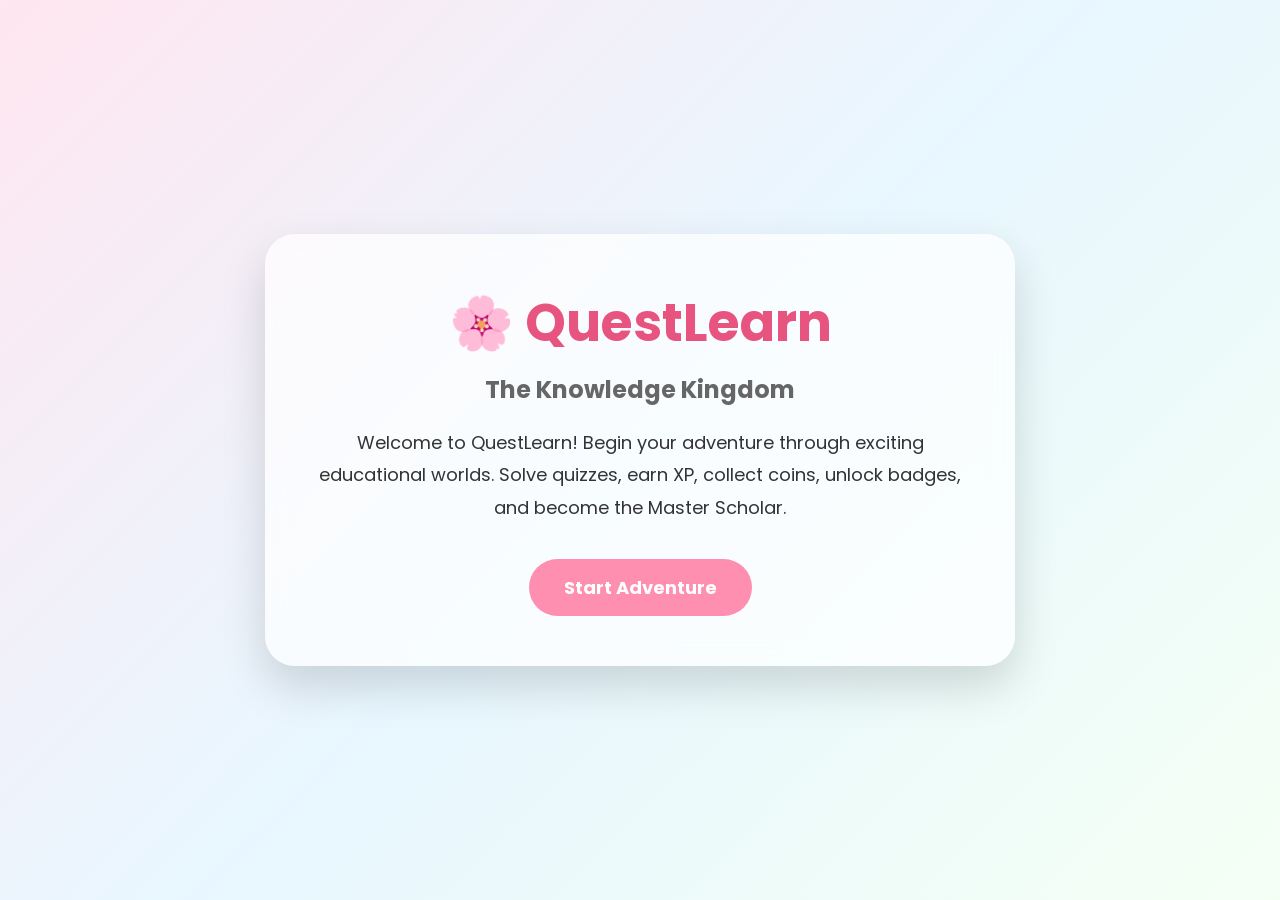
<file: index.html>
<!DOCTYPE html>
<html lang="en">

<head>

    <meta charset="UTF-8">
    <meta name="viewport" content="width=device-width, initial-scale=1.0">

    <title>QuestLearn</title>

    <link rel="stylesheet" href="css/style.css">

    <link href="https://fonts.googleapis.com/css2?family=Poppins:wght@300;400;600;700&display=swap" rel="stylesheet">

</head>

<body>

    <div class="home-container">

        <div class="home-card">

            <h1>🌸 QuestLearn</h1>

            <h2>The Knowledge Kingdom</h2>

            <p>
                Welcome to QuestLearn! Begin your adventure through exciting
                educational worlds. Solve quizzes, earn XP, collect coins,
                unlock badges, and become the Master Scholar.
            </p>

            <button id="startBtn">Start Adventure</button>

        </div>

    </div>

    <script src="js/home.js"></script>

</body>

</html>
</file>
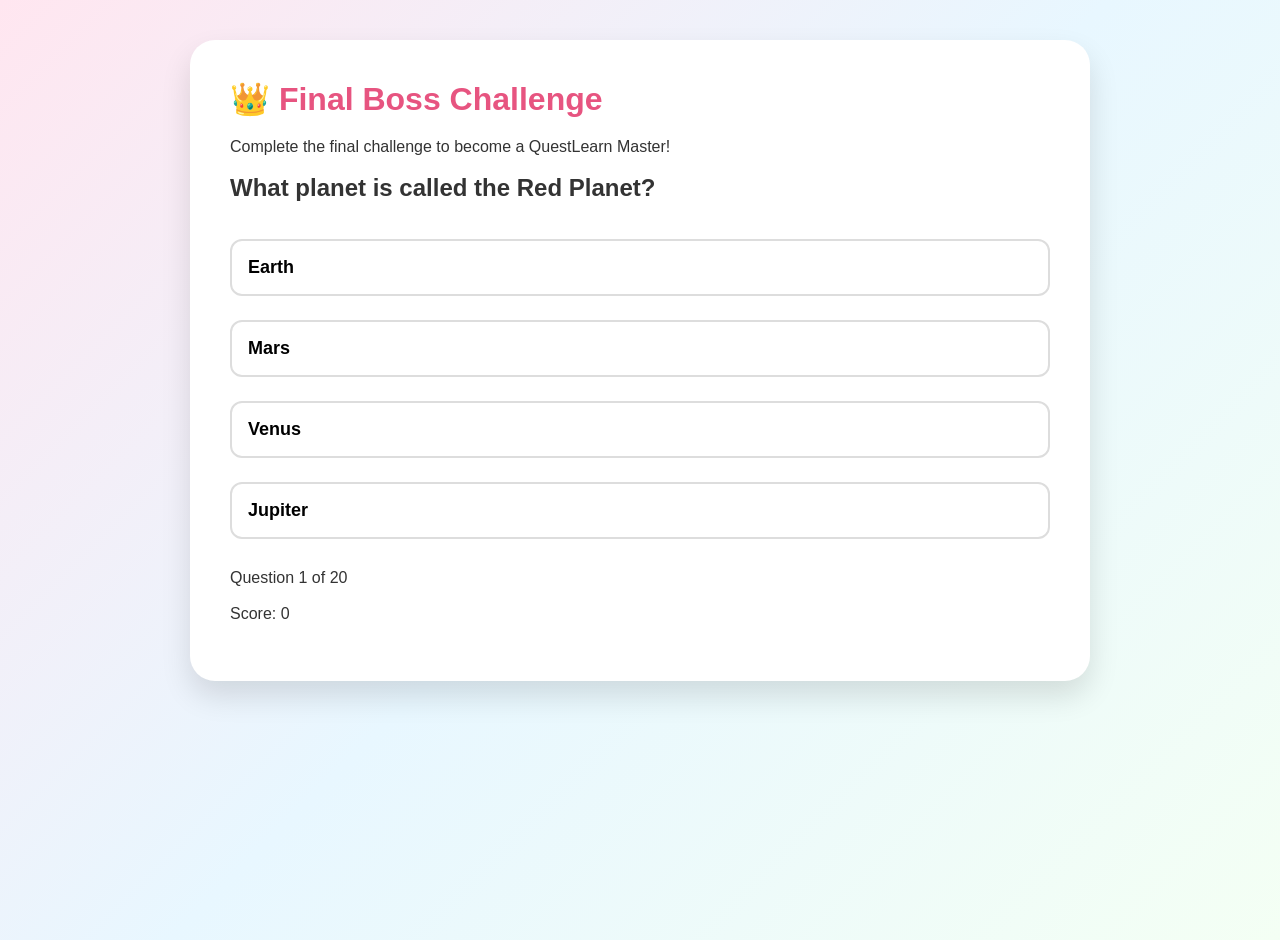
<file: pages/boss.html>
<!DOCTYPE html>
<html lang="en">

<head>

    <meta charset="UTF-8">

    <meta name="viewport" content="width=device-width, initial-scale=1.0">

    <title>Final Boss</title>

    <link rel="stylesheet" href="../css/style.css">

</head>

<body>

<div class="quiz-box">

    <h1>👑 Final Boss Challenge</h1>

    <p>Complete the final challenge to become a QuestLearn Master!</p>

    <br>

    <div id="quiz">

        <h2 class="question" id="question">
            Loading Question...
        </h2>

        <div id="answers">

            <button class="option"></button>

            <button class="option"></button>

            <button class="option"></button>

            <button class="option"></button>

        </div>

        <br>

        <p>
            Question
            <span id="currentQuestion">1</span>
            of
            <span id="totalQuestions">20</span>
        </p>

        <br>

        <p>
            Score:
            <span id="score">0</span>
        </p>

        <br>

        <button id="nextBtn">
            Next Question →
        </button>

    </div>

</div>

<script src="../js/boss.js"></script>

</body>
</html>
</file>
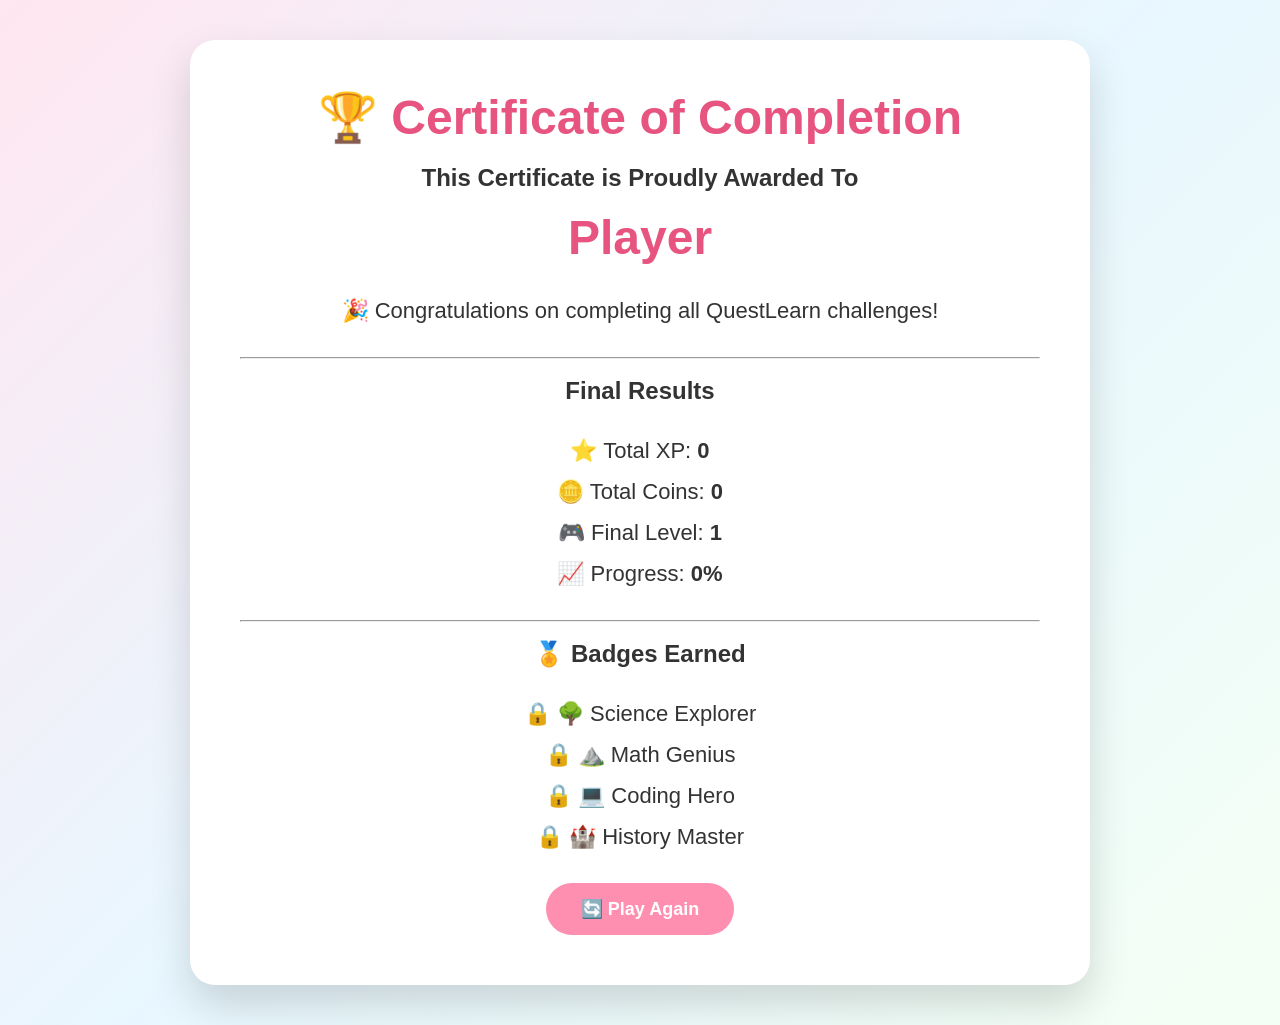
<file: pages/certificate.html>
<!DOCTYPE html>
<html lang="en">

<head>

    <meta charset="UTF-8">

    <meta name="viewport" content="width=device-width, initial-scale=1.0">

    <title>QuestLearn Certificate</title>

    <link rel="stylesheet" href="../css/style.css">

</head>

<body>

    <div class="certificate">

        <h1>🏆 Certificate of Completion</h1>

        <br>

        <h2>This Certificate is Proudly Awarded To</h2>

        <br>

        <h1 id="playerName">Player</h1>

        <br>

        <p>
            🎉 Congratulations on completing all QuestLearn challenges!
        </p>

        <br>

        <hr>

        <br>

        <h2>Final Results</h2>

        <br>

        <p>
            ⭐ Total XP:
            <strong id="xp">0</strong>
        </p>

        <p>
            🪙 Total Coins:
            <strong id="coins">0</strong>
        </p>

        <p>
            🎮 Final Level:
            <strong id="level">6</strong>
        </p>

        <p>
            📈 Progress:
            <strong id="progress">100%</strong>
        </p>

        <br>

        <hr>

        <br>

        <h2>🏅 Badges Earned</h2>

        <br>

        <p id="scienceBadge">🌳 Science Explorer</p>

        <p id="mathBadge">⛰️ Math Genius</p>

        <p id="codingBadge">💻 Coding Hero</p>

        <p id="historyBadge">🏰 History Master</p>

        <br>

        <button id="playAgainBtn">

            🔄 Play Again

        </button>

    </div>

    <script src="../js/certificate.js"></script>

</body>

</html>
</file>
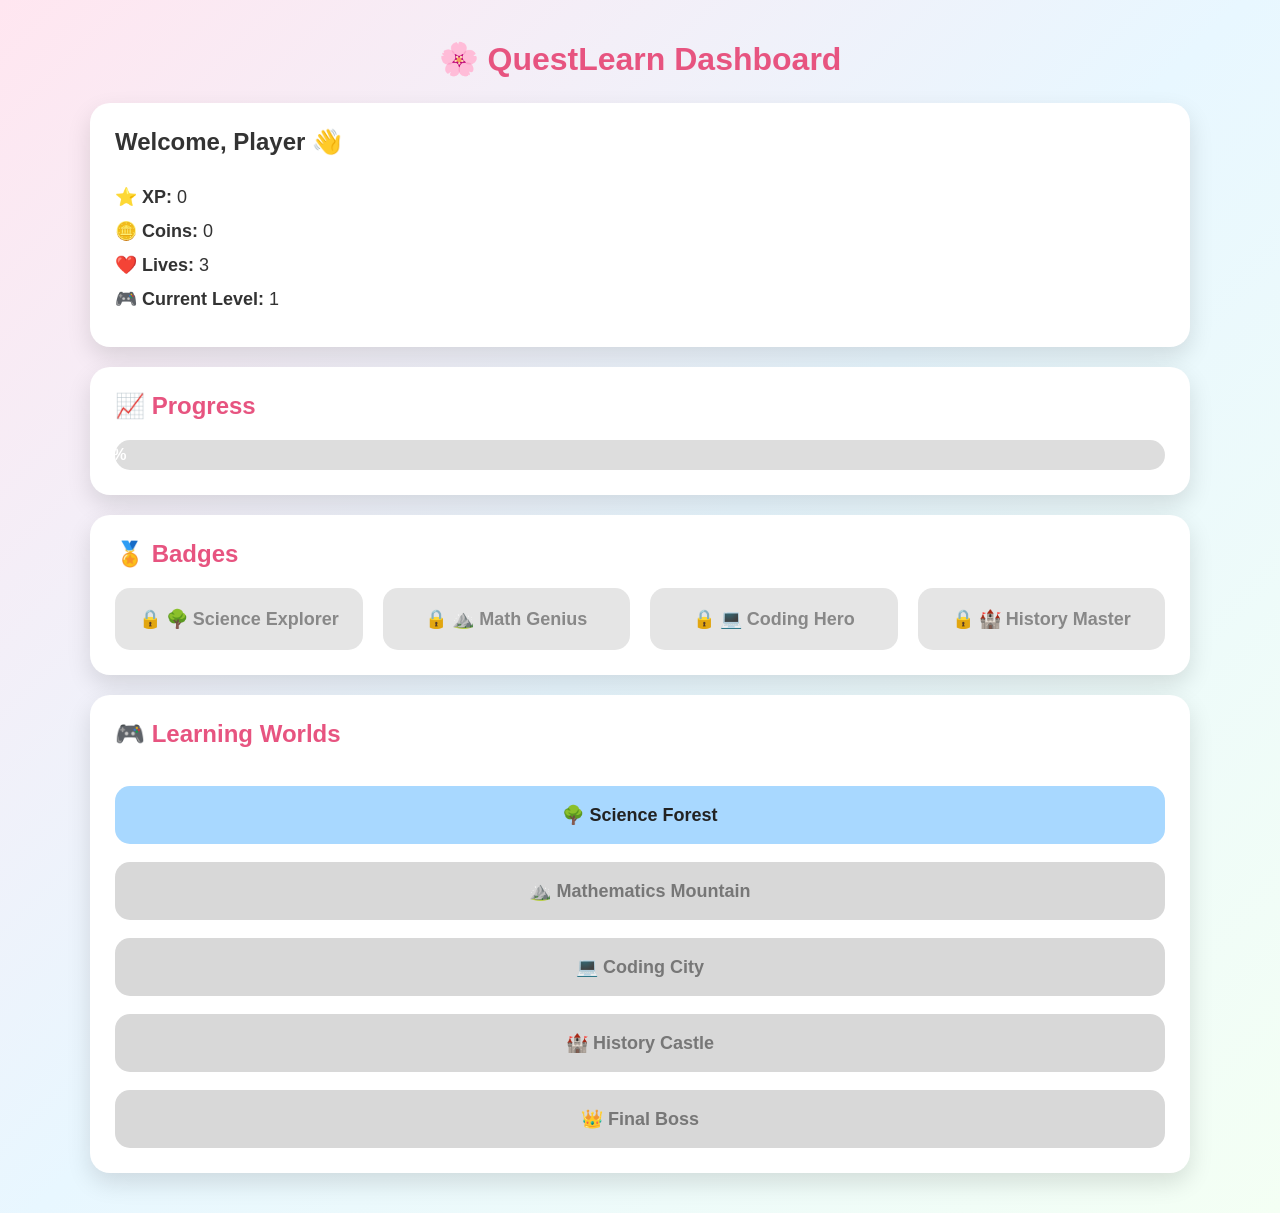
<file: pages/dashboard.html>
<!DOCTYPE html>
<html lang="en">

<head>

<meta charset="UTF-8">

<meta name="viewport" content="width=device-width, initial-scale=1.0">

<title>QuestLearn Dashboard</title>

<link rel="stylesheet" href="../css/style.css">

</head>

<body>

<div class="dashboard-container">

    <h1 align="center">🌸 QuestLearn Dashboard</h1>

    <div class="player-card">

        <h2>Welcome, <span id="playerName">Player</span> 👋</h2>

        <br>

        <p><strong>⭐ XP:</strong> <span id="xp">0</span></p>

        <p><strong>🪙 Coins:</strong> <span id="coins">0</span></p>

        <p><strong>❤️ Lives:</strong> <span id="lives">3</span></p>

        <p><strong>🎮 Current Level:</strong> <span id="level">1</span></p>

    </div>

    <div class="card">

        <h2>📈 Progress</h2>

        <div class="progress">

            <div class="progress-fill" id="progressBar">

                0%

            </div>

        </div>

    </div>

    <div class="card">

        <h2>🏅 Badges</h2>

        <div class="badge-grid">

            <div class="badge" id="scienceBadge">

                🌳 Science Explorer

            </div>

            <div class="badge" id="mathBadge">

                ⛰️ Math Genius

            </div>

            <div class="badge" id="codingBadge">

                💻 Coding Hero

            </div>

            <div class="badge" id="historyBadge">

                🏰 History Master

            </div>

        </div>

    </div>

    <div class="card">

        <h2>🎮 Learning Worlds</h2>

        <br>

        <button class="levelBtn" id="level1Btn">

            🌳 Science Forest

        </button>

        <br><br>

        <button class="levelBtn" id="level2Btn">

            ⛰️ Mathematics Mountain

        </button>

        <br><br>

        <button class="levelBtn" id="level3Btn">

            💻 Coding City

        </button>

        <br><br>

        <button class="levelBtn" id="level4Btn">

            🏰 History Castle

        </button>

        <br><br>

        <button class="levelBtn" id="bossBtn">

            👑 Final Boss

        </button>

    </div>

</div>

<script src="../js/dashboard.js"></script>

</body>

</html>
</file>
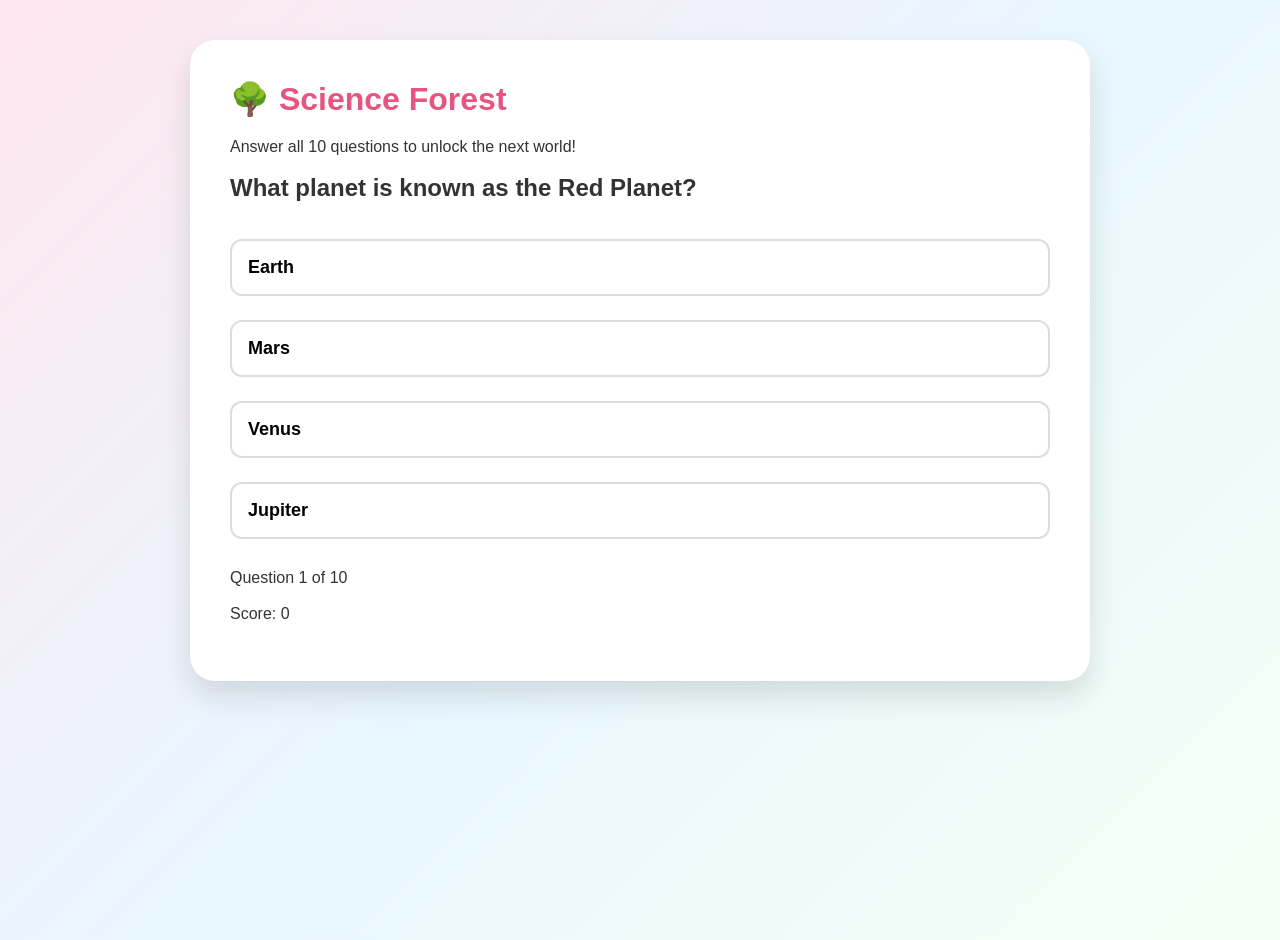
<file: pages/level1.html>
<!DOCTYPE html>
<html lang="en">

<head>

    <meta charset="UTF-8">

    <meta name="viewport" content="width=device-width, initial-scale=1.0">

    <title>Science Forest</title>

    <link rel="stylesheet" href="../css/style.css">

</head>

<body>

    <div class="quiz-box">

        <h1>🌳 Science Forest</h1>

        <p>Answer all 10 questions to unlock the next world!</p>

        <br>

        <div id="quiz">

            <h2 class="question" id="question">
                Loading Question...
            </h2>

            <div id="answers">

                <button class="option"></button>

                <button class="option"></button>

                <button class="option"></button>

                <button class="option"></button>

            </div>

            <br>

            <p>
                Question
                <span id="currentQuestion">1</span>
                of
                <span id="totalQuestions">10</span>
            </p>

            <br>

            <p>
                Score:
                <span id="score">0</span>
            </p>

            <br>

            <button id="nextBtn">
                Next Question →
            </button>

        </div>

    </div>

    <script src="../js/level1.js"></script>

</body>

</html>
</file>
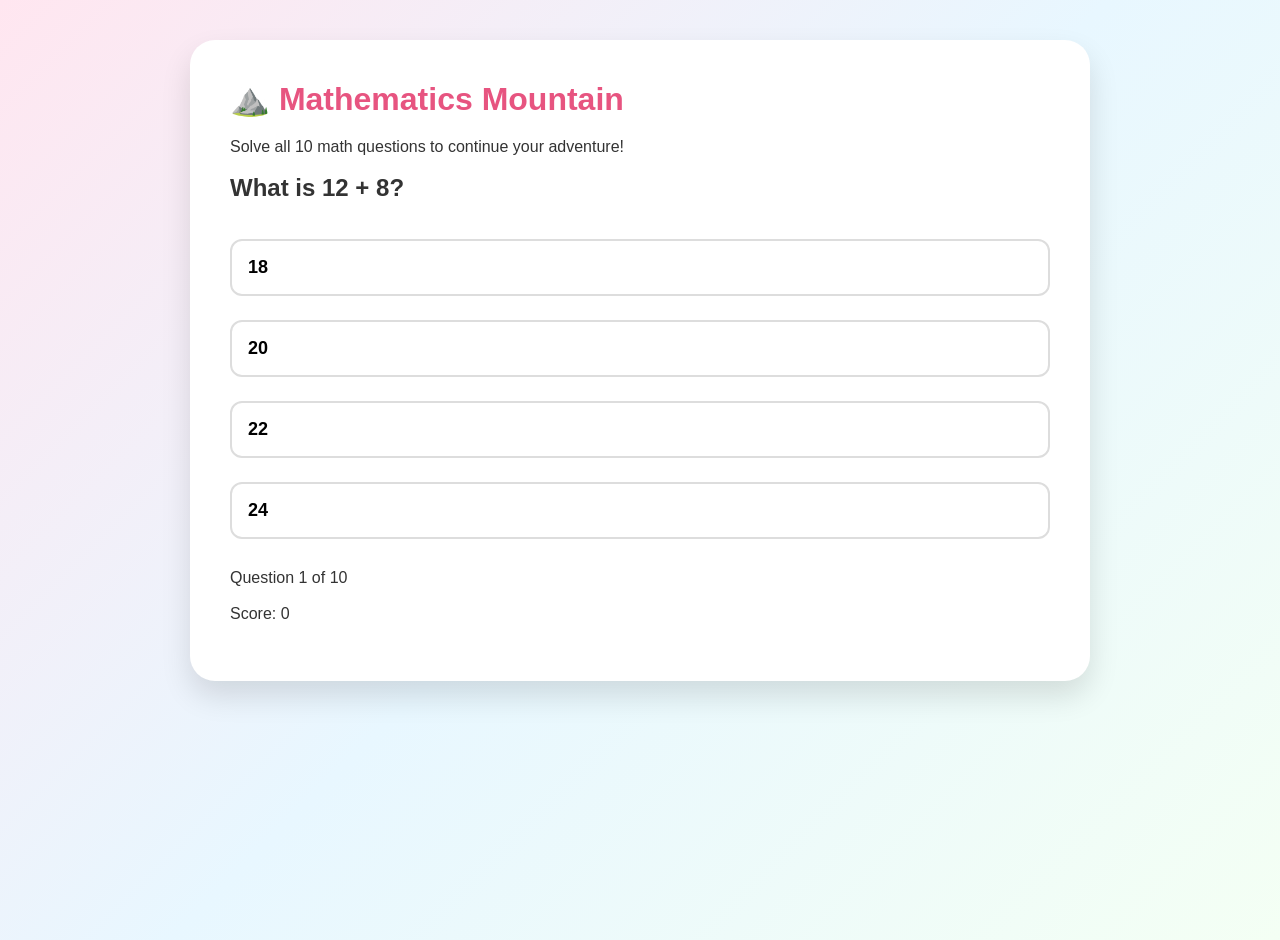
<file: pages/level2.html>
<!DOCTYPE html>
<html lang="en">

<head>

    <meta charset="UTF-8">

    <meta name="viewport" content="width=device-width, initial-scale=1.0">

    <title>Mathematics Mountain</title>

    <link rel="stylesheet" href="../css/style.css">

</head>

<body>

    <div class="quiz-box">

        <h1>⛰️ Mathematics Mountain</h1>

        <p>Solve all 10 math questions to continue your adventure!</p>

        <br>

        <div id="quiz">

            <h2 class="question" id="question">
                Loading Question...
            </h2>

            <div id="answers">

                <button class="option"></button>

                <button class="option"></button>

                <button class="option"></button>

                <button class="option"></button>

            </div>

            <br>

            <p>
                Question
                <span id="currentQuestion">1</span>
                of
                <span id="totalQuestions">10</span>
            </p>

            <br>

            <p>
                Score:
                <span id="score">0</span>
            </p>

            <br>

            <button id="nextBtn">
                Next Question →
            </button>

        </div>

    </div>

    <script src="../js/level2.js"></script>

</body>

</html>
</file>
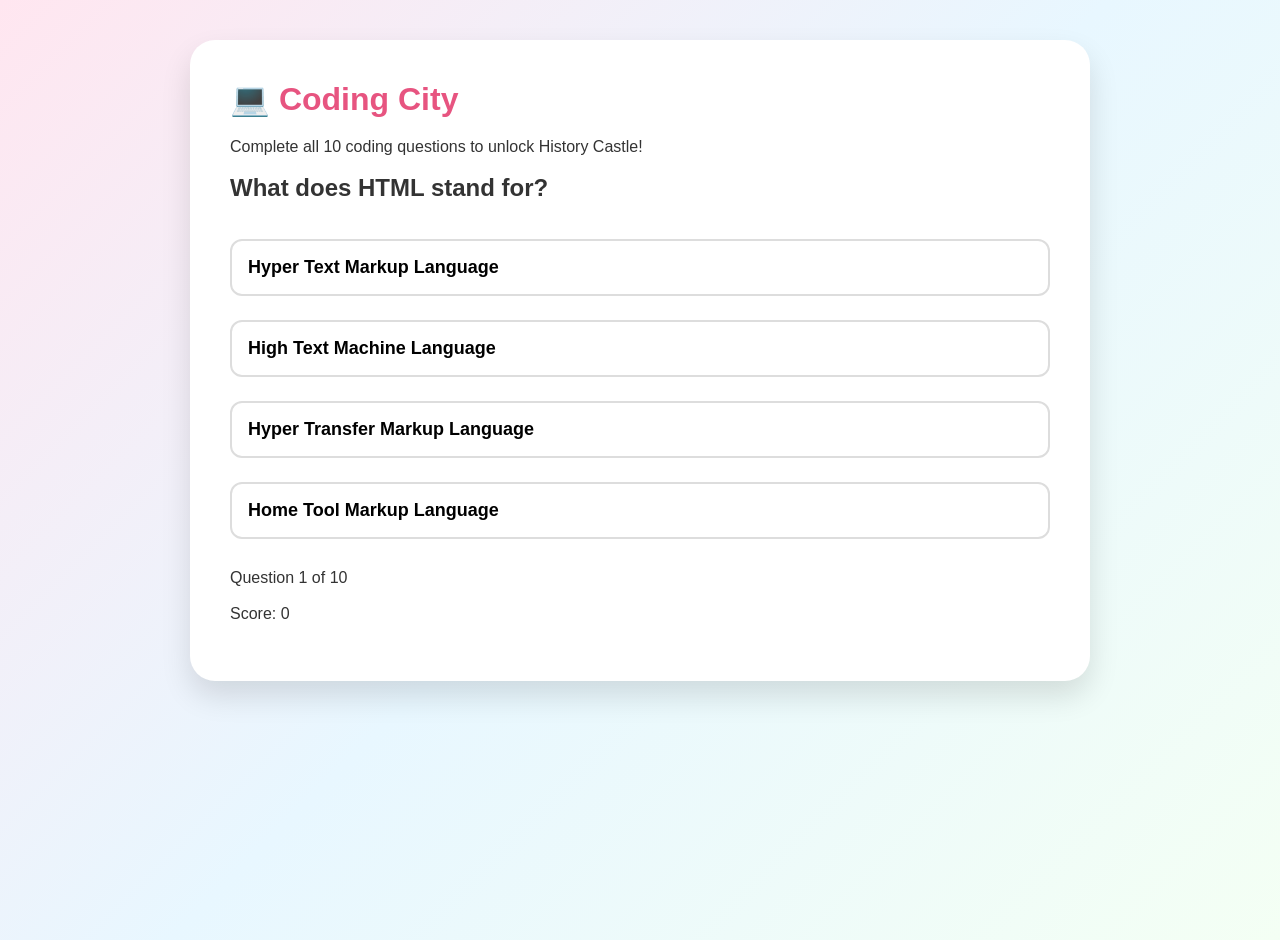
<file: pages/level3.html>
<!DOCTYPE html>
<html lang="en">

<head>

    <meta charset="UTF-8">

    <meta name="viewport" content="width=device-width, initial-scale=1.0">

    <title>Coding City</title>

    <link rel="stylesheet" href="../css/style.css">

</head>

<body>

    <div class="quiz-box">

        <h1>💻 Coding City</h1>

        <p>Complete all 10 coding questions to unlock History Castle!</p>

        <br>

        <div id="quiz">

            <h2 class="question" id="question">
                Loading Question...
            </h2>

            <div id="answers">

                <button class="option"></button>

                <button class="option"></button>

                <button class="option"></button>

                <button class="option"></button>

            </div>

            <br>

            <p>
                Question
                <span id="currentQuestion">1</span>
                of
                <span id="totalQuestions">10</span>
            </p>

            <br>

            <p>
                Score:
                <span id="score">0</span>
            </p>

            <br>

            <button id="nextBtn">
                Next Question →
            </button>

        </div>

    </div>

    <script src="../js/level3.js"></script>

</body>

</html>
</file>
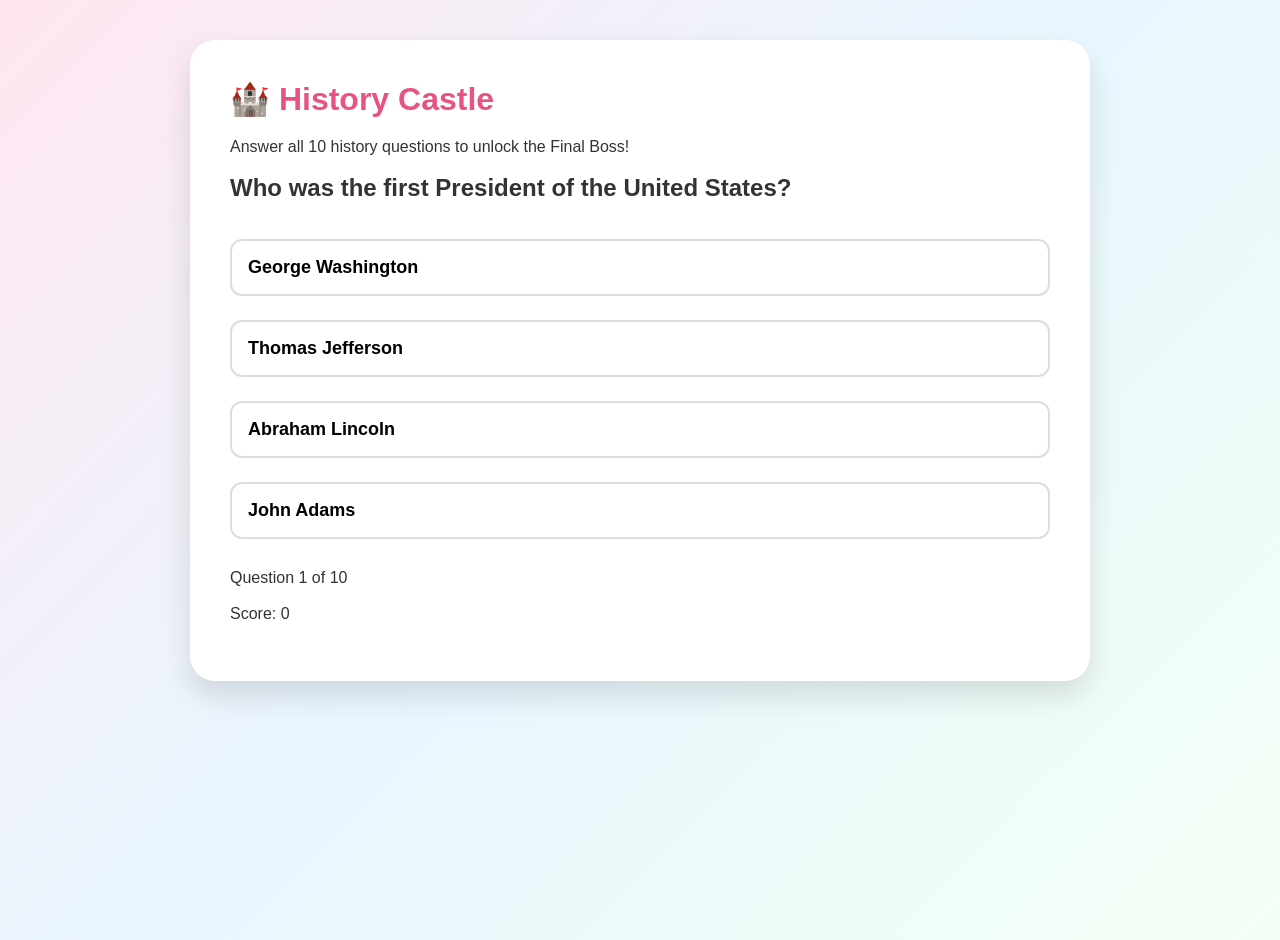
<file: pages/level4.html>
<!DOCTYPE html>
<html lang="en">

<head>

    <meta charset="UTF-8">

    <meta name="viewport" content="width=device-width, initial-scale=1.0">

    <title>History Castle</title>

    <link rel="stylesheet" href="../css/style.css">

</head>

<body>

    <div class="quiz-box">

        <h1>🏰 History Castle</h1>

        <p>Answer all 10 history questions to unlock the Final Boss!</p>

        <br>

        <div id="quiz">

            <h2 class="question" id="question">
                Loading Question...
            </h2>

            <div id="answers">

                <button class="option"></button>

                <button class="option"></button>

                <button class="option"></button>

                <button class="option"></button>

            </div>

            <br>

            <p>
                Question
                <span id="currentQuestion">1</span>
                of
                <span id="totalQuestions">10</span>
            </p>

            <br>

            <p>
                Score:
                <span id="score">0</span>
            </p>

            <br>

            <button id="nextBtn">
                Next Question →
            </button>

        </div>

    </div>

    <script src="../js/level4.js"></script>

</body>

</html>
</file>
<file: css/style.css>
/* ===============================
   QUESTLEARN PROFESSIONAL STYLE
================================= */

*{
    margin:0;
    padding:0;
    box-sizing:border-box;
    font-family:'Poppins',sans-serif;
}

body{

    background:linear-gradient(135deg,#FFE6F0,#E8F7FF,#F4FFF4);

    min-height:100vh;

    color:#333;

}

/* ===============================
        HOME PAGE
================================= */

.home-container{

    width:100%;
    min-height:100vh;

    display:flex;

    justify-content:center;

    align-items:center;

    padding:40px;

}

.home-card{

    width:750px;

    max-width:95%;

    background:rgba(255,255,255,.7);

    backdrop-filter:blur(12px);

    border-radius:30px;

    padding:50px;

    text-align:center;

    box-shadow:0 20px 45px rgba(0,0,0,.15);

    animation:fadeIn 1s;

}

.home-card h1{

    font-size:52px;

    color:#E75480;

    margin-bottom:10px;

}

.home-card h2{

    color:#666;

    margin-bottom:20px;

}

.home-card p{

    font-size:18px;

    line-height:1.8;

    margin-bottom:35px;

}

/* ===============================
            BUTTONS
================================= */

button{

    background:#FF8FB1;

    color:white;

    border:none;

    padding:15px 35px;

    border-radius:50px;

    font-size:18px;

    font-weight:bold;

    cursor:pointer;

    transition:.3s;

}

button:hover{

    background:#E75480;

    transform:translateY(-4px);

    box-shadow:0 10px 20px rgba(0,0,0,.2);

}

/* ===============================
        DASHBOARD
================================= */

.dashboard-container{

    width:1100px;

    max-width:95%;

    margin:40px auto;

}

.dashboard-container h1{

    margin-bottom:25px;

    color:#E75480;

}

.player-card{

    background:white;

    padding:25px;

    border-radius:20px;

    box-shadow:0 10px 25px rgba(0,0,0,.12);

    margin-bottom:20px;

}

.player-card p{

    margin:12px 0;

    font-size:18px;

}

/* ===============================
            CARDS
================================= */

.card{

    background:white;

    border-radius:20px;

    padding:25px;

    margin-top:20px;

    box-shadow:0 10px 25px rgba(0,0,0,.12);

}

.card h2{

    color:#E75480;

    margin-bottom:20px;

}

/* ===============================
        PROGRESS BAR
================================= */

.progress{

    width:100%;

    background:#ddd;

    height:30px;

    border-radius:30px;

    overflow:hidden;

}

.progress-fill{

    width:0%;

    height:100%;

    background:linear-gradient(90deg,#7ED957,#4CAF50);

    color:white;

    display:flex;

    justify-content:center;

    align-items:center;

    font-weight:bold;

    transition:1s;

}

/* ===============================
        LEVEL BUTTONS
================================= */

.levelBtn{

    width:100%;

    background:#A8D8FF;

    color:#222;

    padding:18px;

    font-size:18px;

    border:none;

    border-radius:15px;

    cursor:pointer;

    transition:.3s;

}

.levelBtn:hover{

    transform:scale(1.02);

    background:#89CFF0;

}

.levelBtn:disabled{

    background:#D8D8D8;

    color:#777;

    cursor:not-allowed;

    transform:none;

}

/* ===============================
            QUIZ
================================= */

.quiz-box{

    width:900px;

    max-width:95%;

    margin:40px auto;

    background:white;

    padding:40px;

    border-radius:25px;

    box-shadow:0 15px 30px rgba(0,0,0,.12);

}

.quiz-box h1{

    color:#E75480;

    margin-bottom:20px;

}

.question{

    font-size:24px;

    font-weight:bold;

    margin-bottom:25px;

}

.option{

    width:100%;

    padding:16px;

    margin:12px 0;

    border:2px solid #ddd;

    border-radius:12px;

    background:white;

    color:black;

    text-align:left;

    transition:.3s;

    cursor:pointer;

}

.option:hover{

    background:#FFF0F6;

    border-color:#FF8FB1;

}

/* ===============================
            BADGES
================================= */

.badge-grid{

    display:grid;

    grid-template-columns:repeat(auto-fit,minmax(220px,1fr));

    gap:20px;

}

.badge{

    background:#FFF7CC;

    border-radius:15px;

    padding:20px;

    text-align:center;

    font-size:18px;

    font-weight:bold;

}

.badge.locked{

    background:#E5E5E5;

    color:#888;

}

/* ===============================
        CERTIFICATE
================================= */

.certificate{

    width:900px;

    max-width:95%;

    margin:40px auto;

    background:white;

    border-radius:25px;

    padding:50px;

    text-align:center;

    box-shadow:0 20px 40px rgba(0,0,0,.15);

}

.certificate h1{

    color:#E75480;

    font-size:48px;

}

.certificate p{

    margin:15px;

    font-size:22px;

}

/* ===============================
            ANIMATION
================================= */

@keyframes fadeIn{

    from{

        opacity:0;

        transform:translateY(30px);

    }

    to{

        opacity:1;

        transform:translateY(0);

    }

}

/* ===============================
        RESPONSIVE
================================= */

@media(max-width:768px){

.home-card{

padding:30px;

}

.home-card h1{

font-size:36px;

}

.quiz-box{

padding:25px;

}

.question{

font-size:20px;

}

.option{

font-size:16px;

}

button{

width:100%;

}

}
</file>
